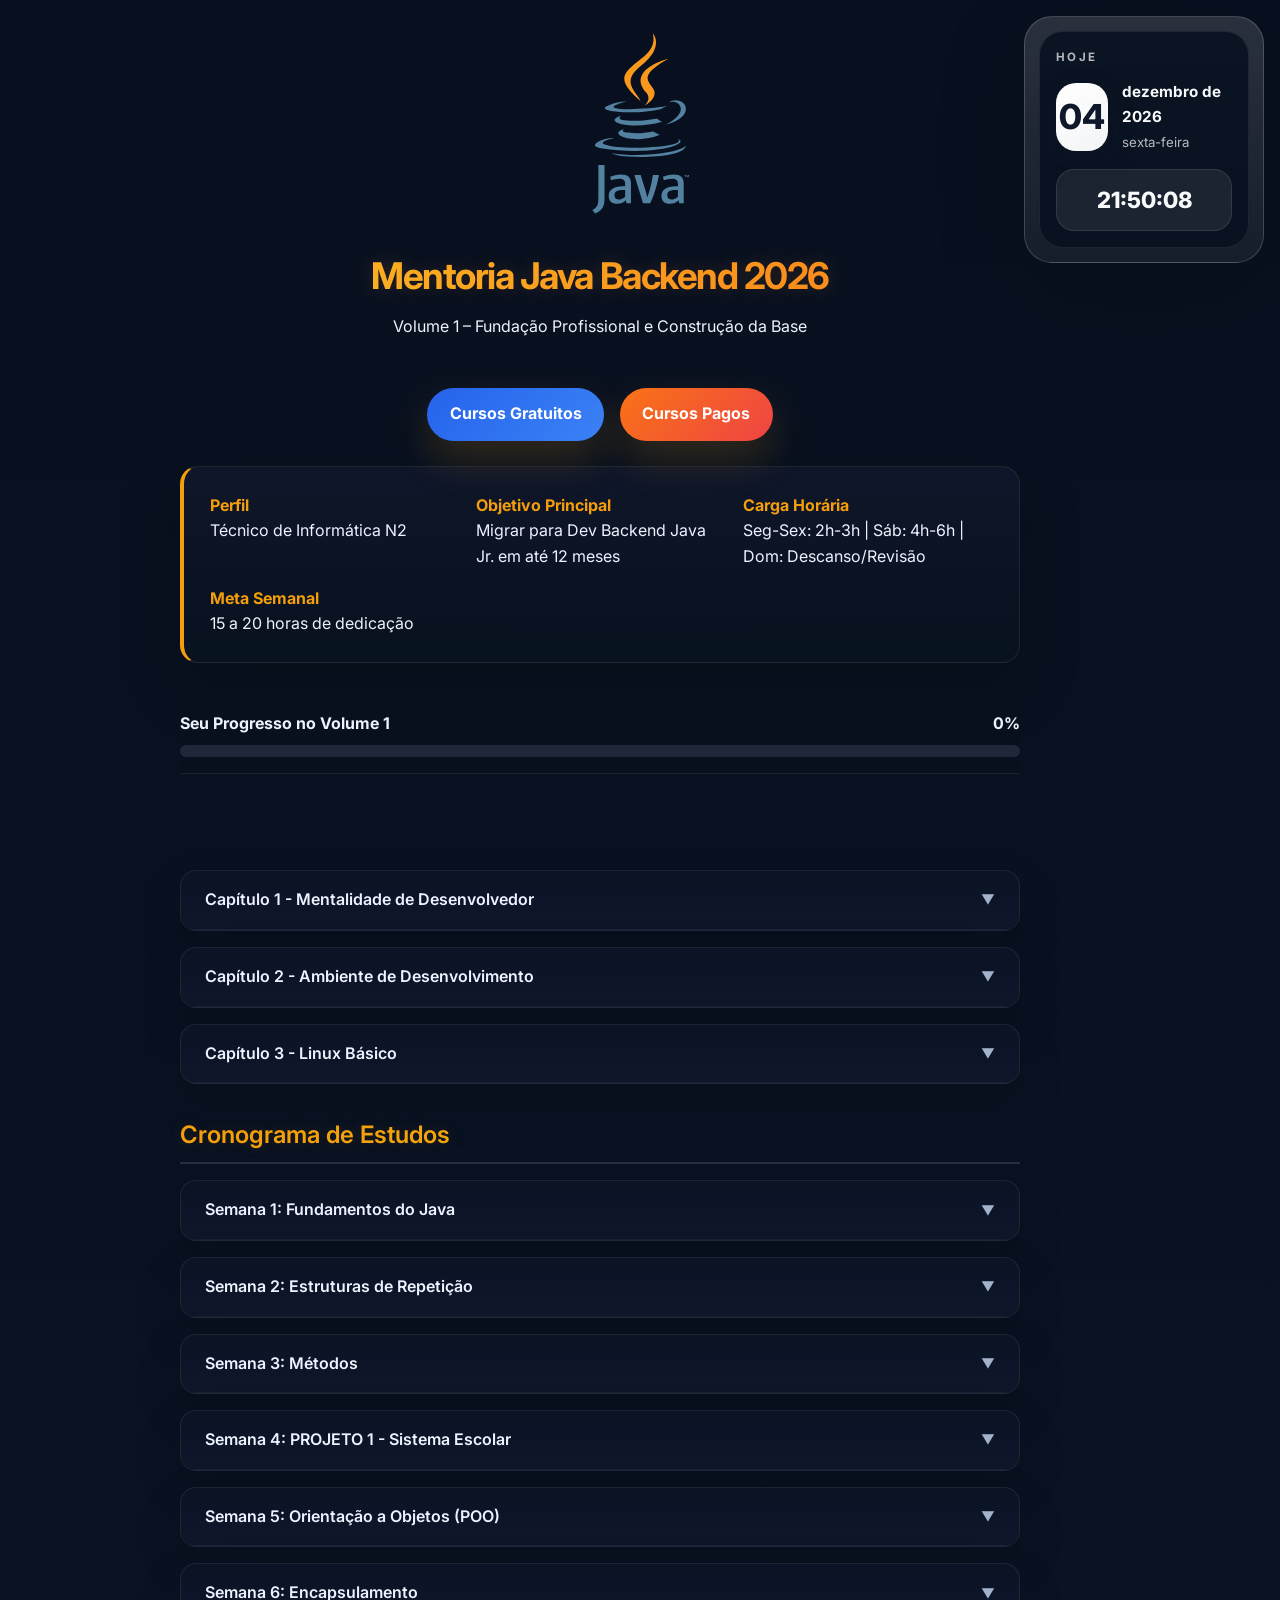
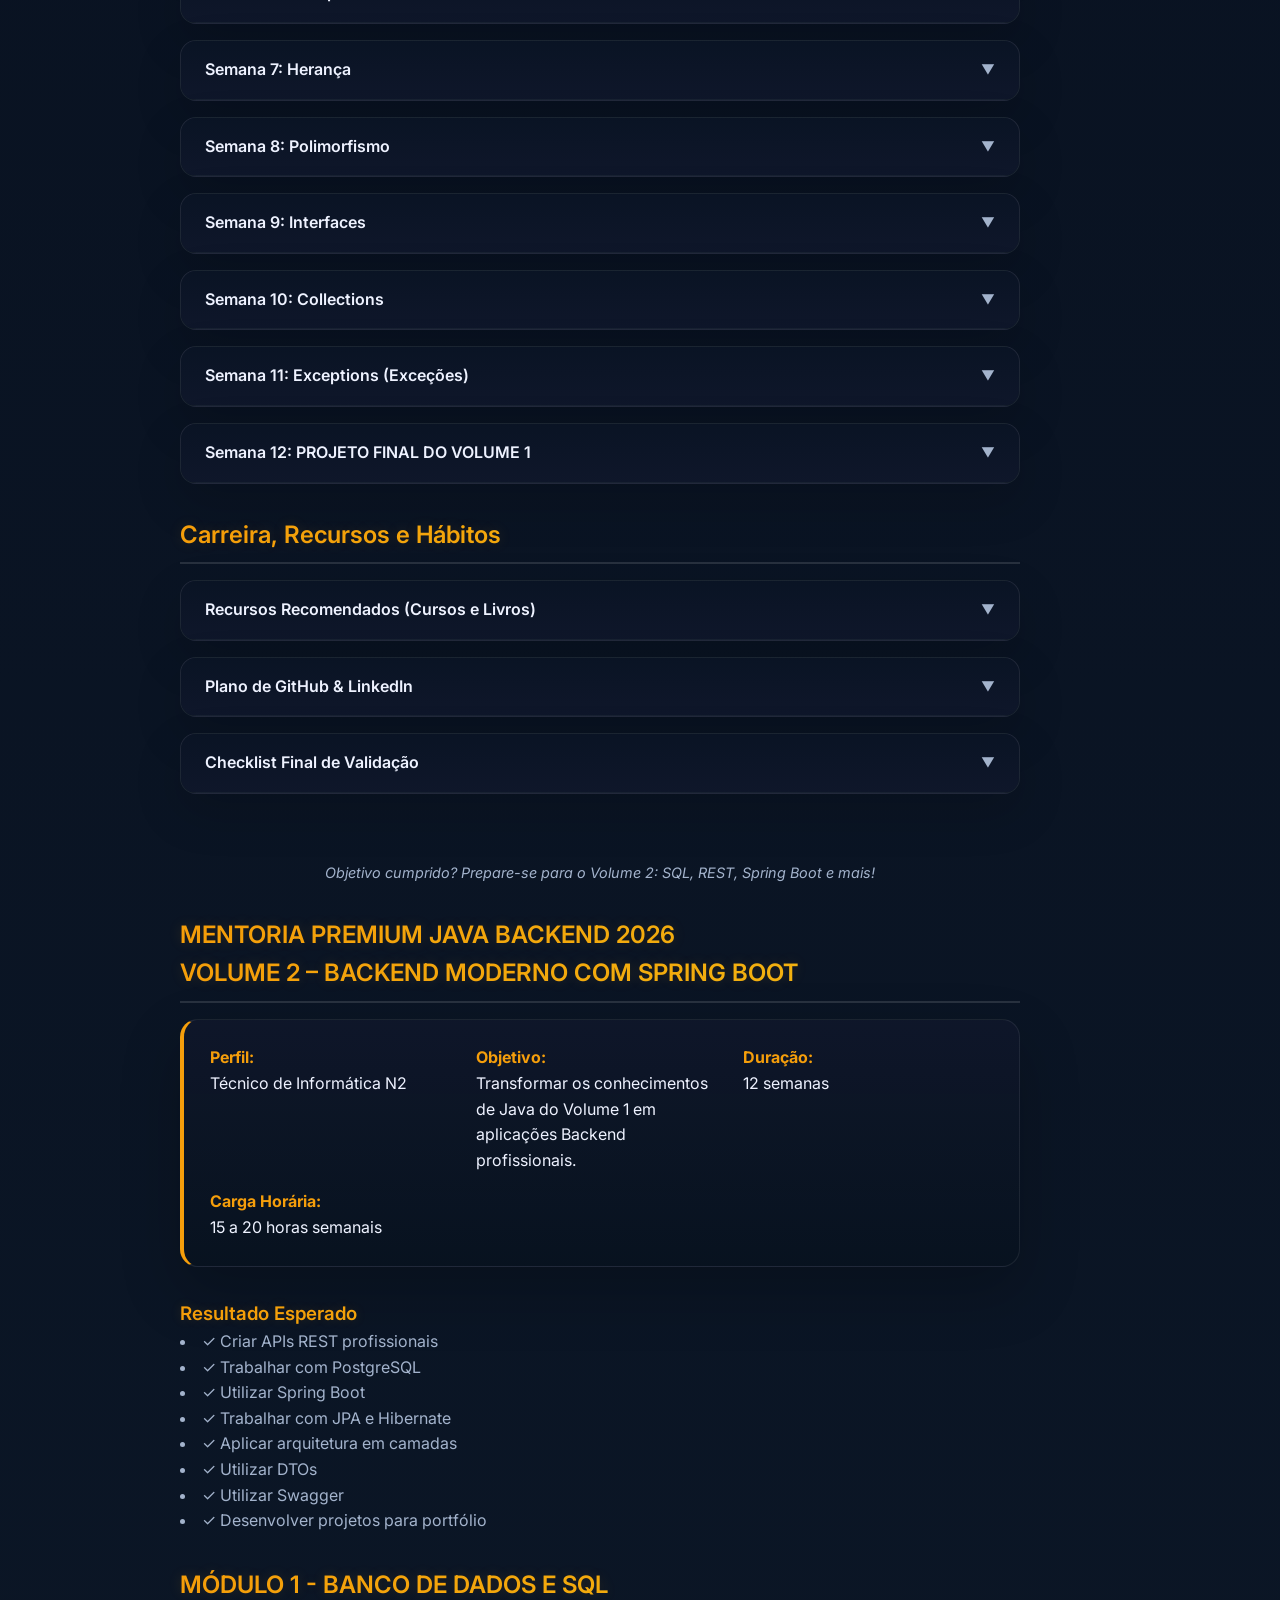
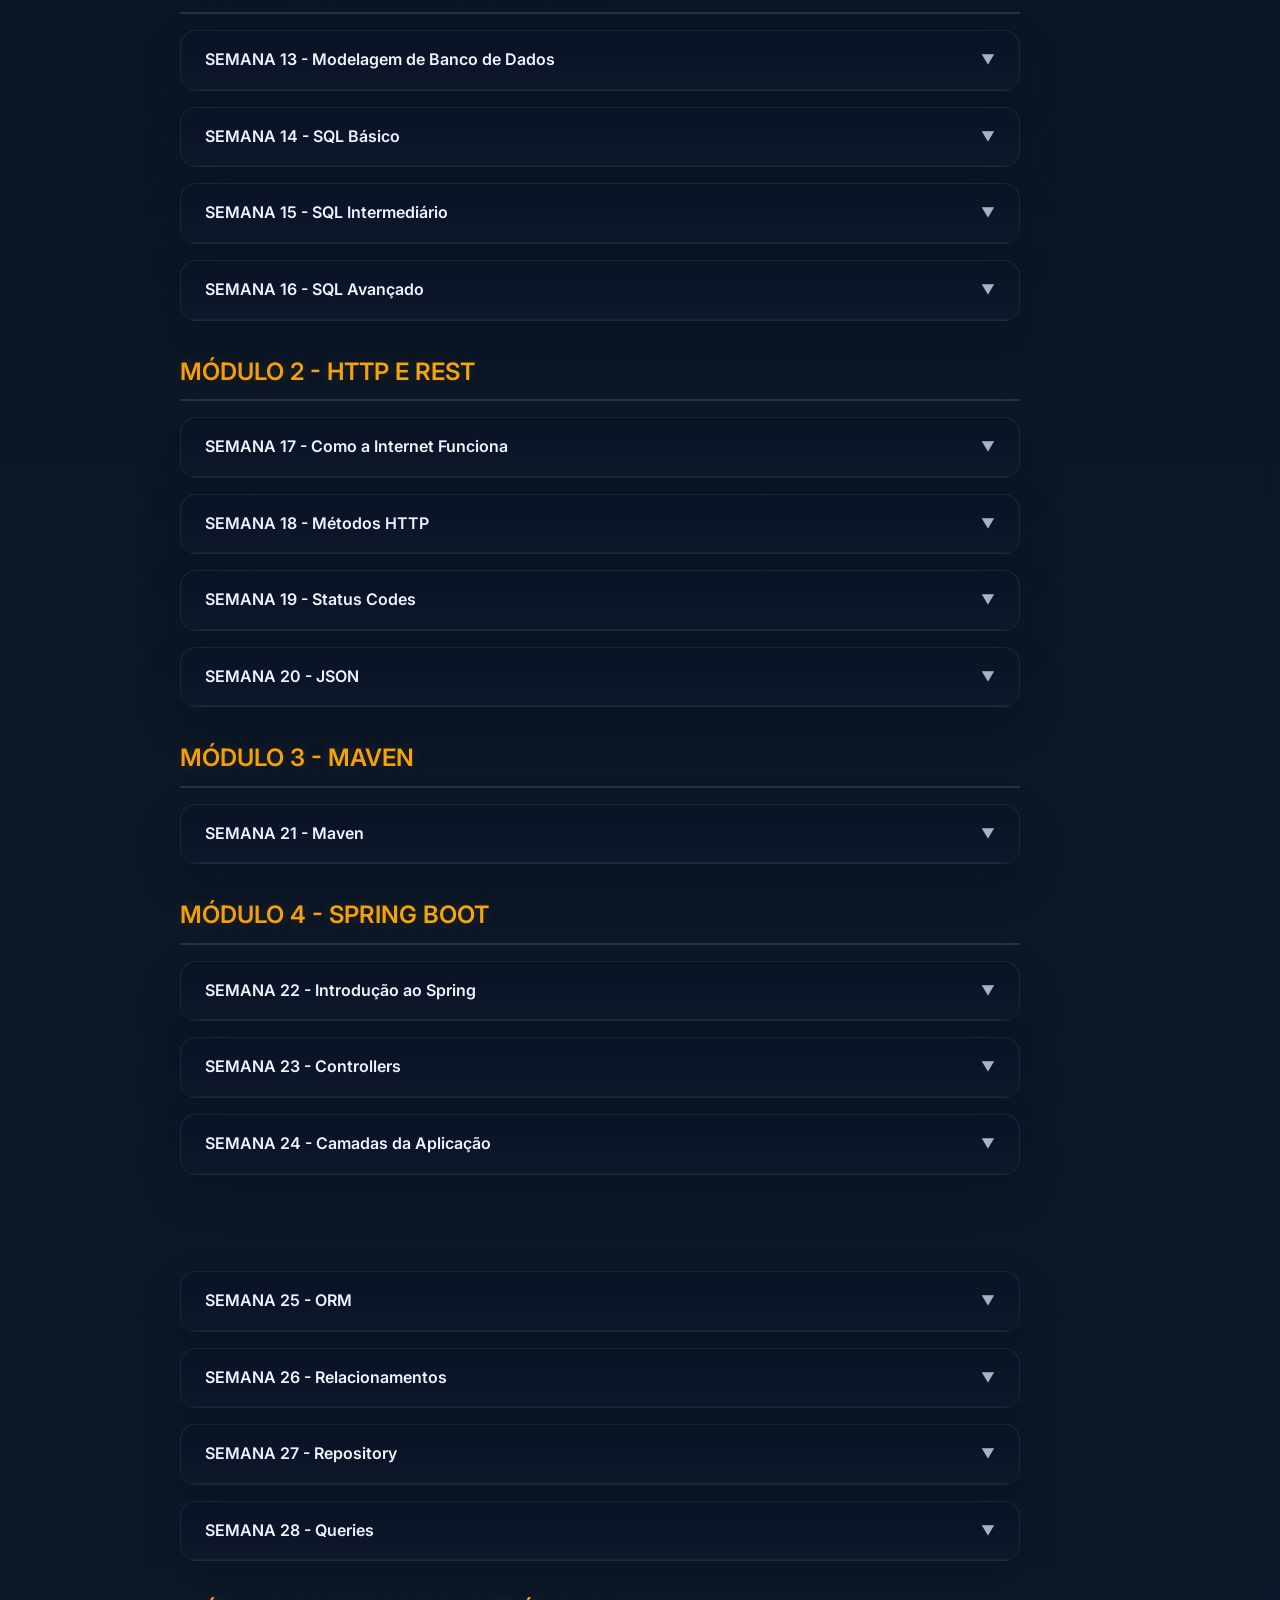
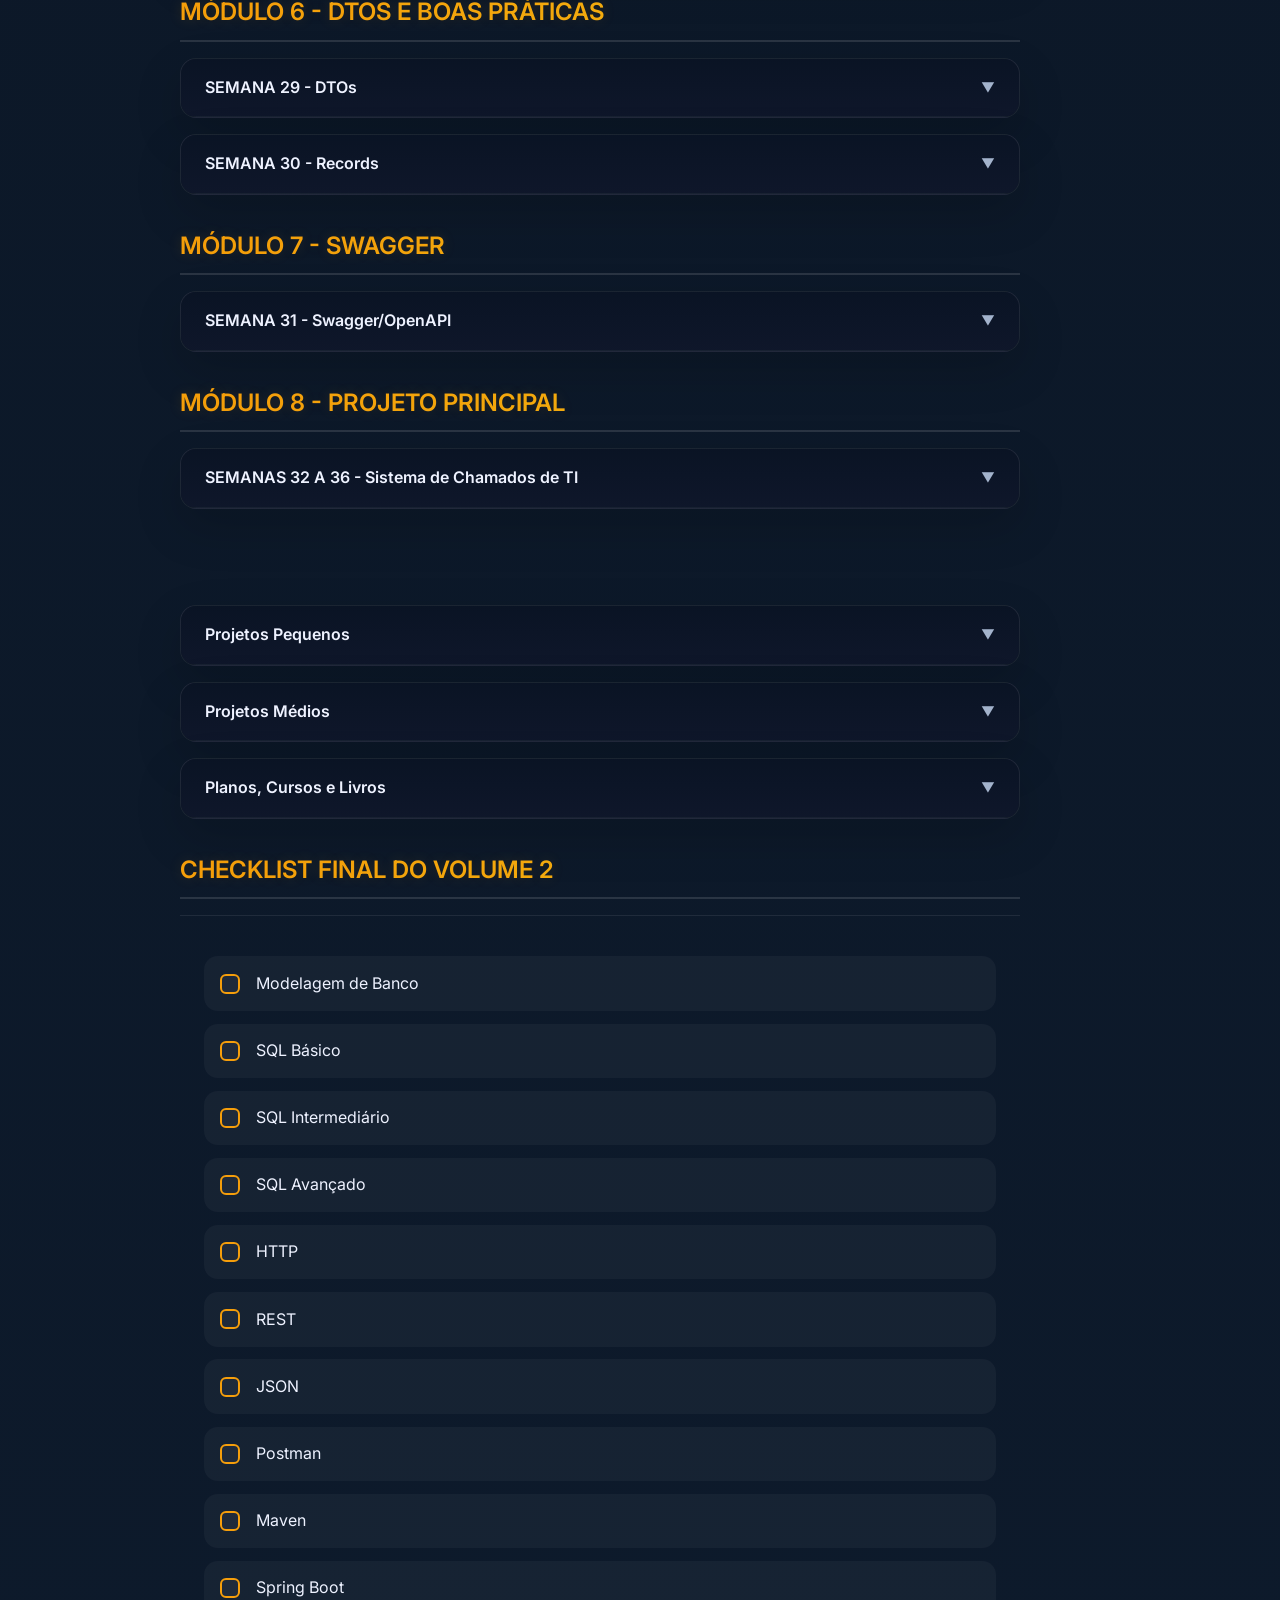
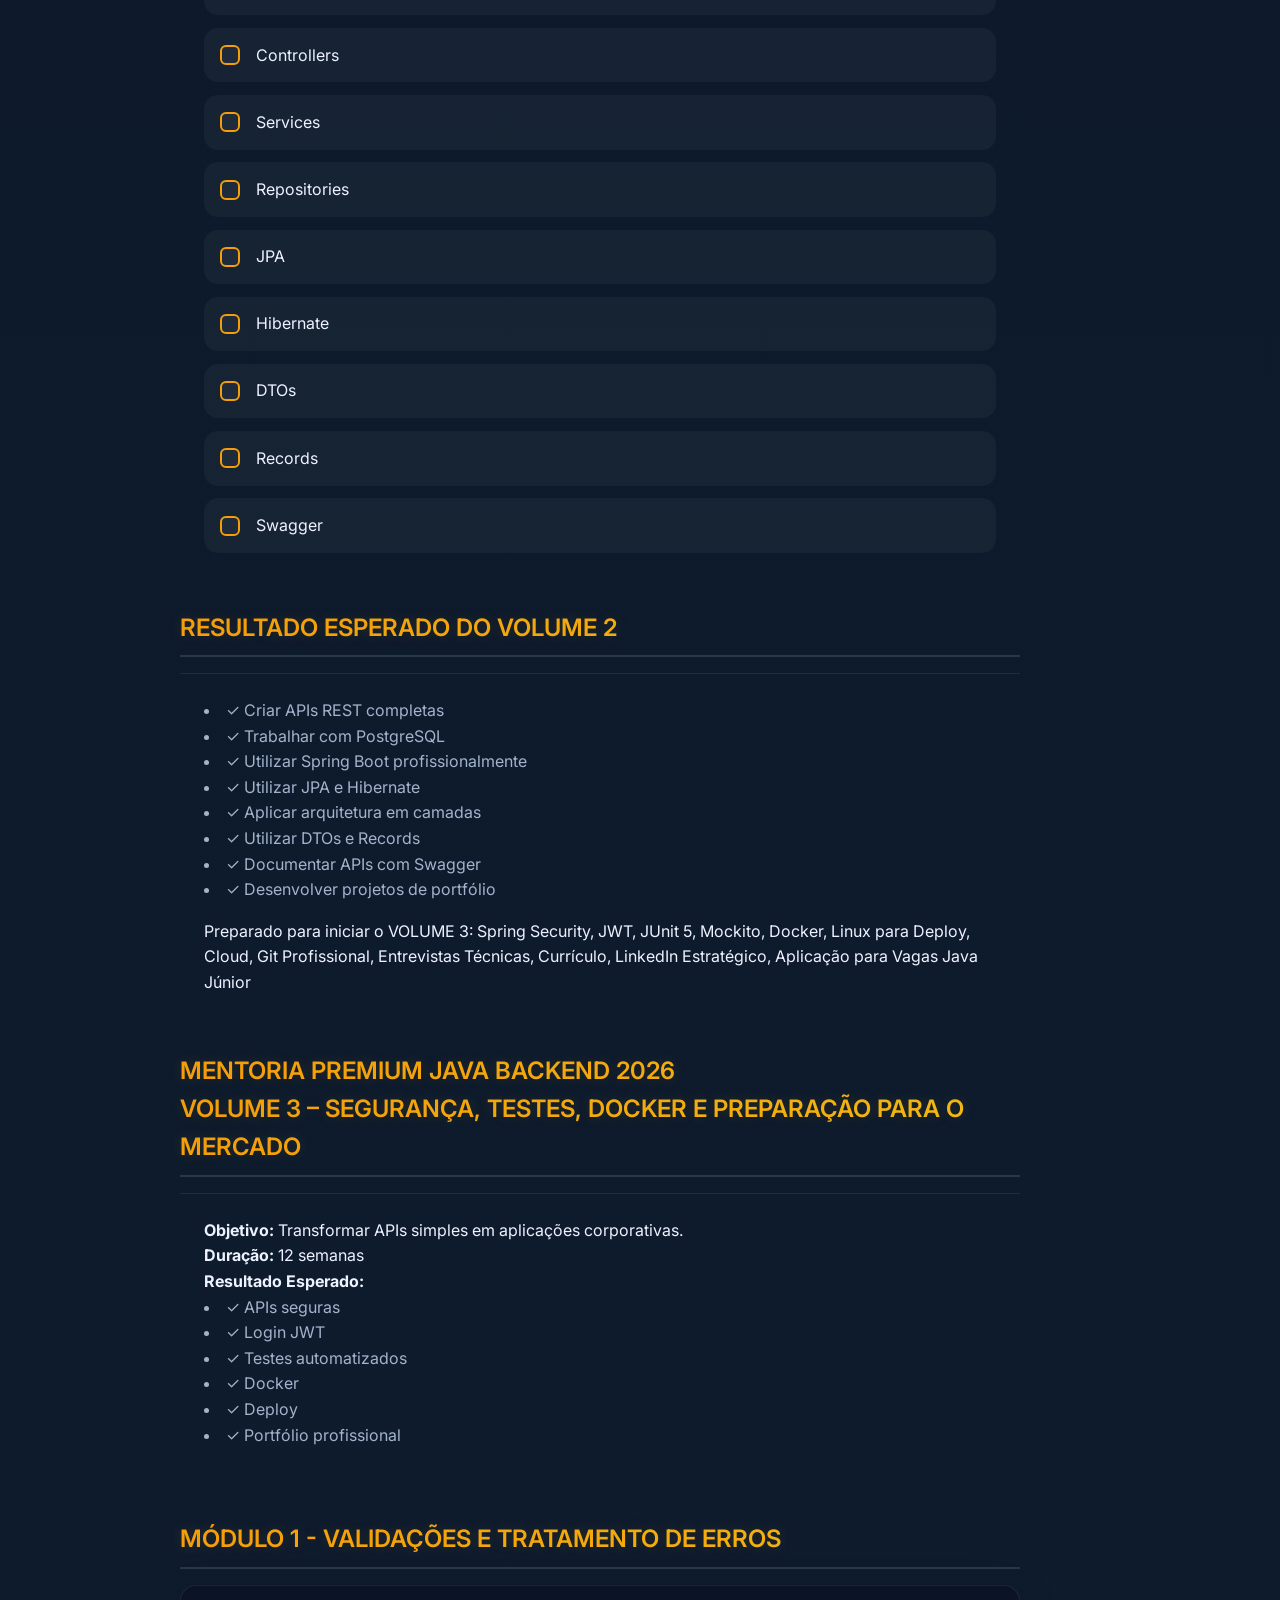
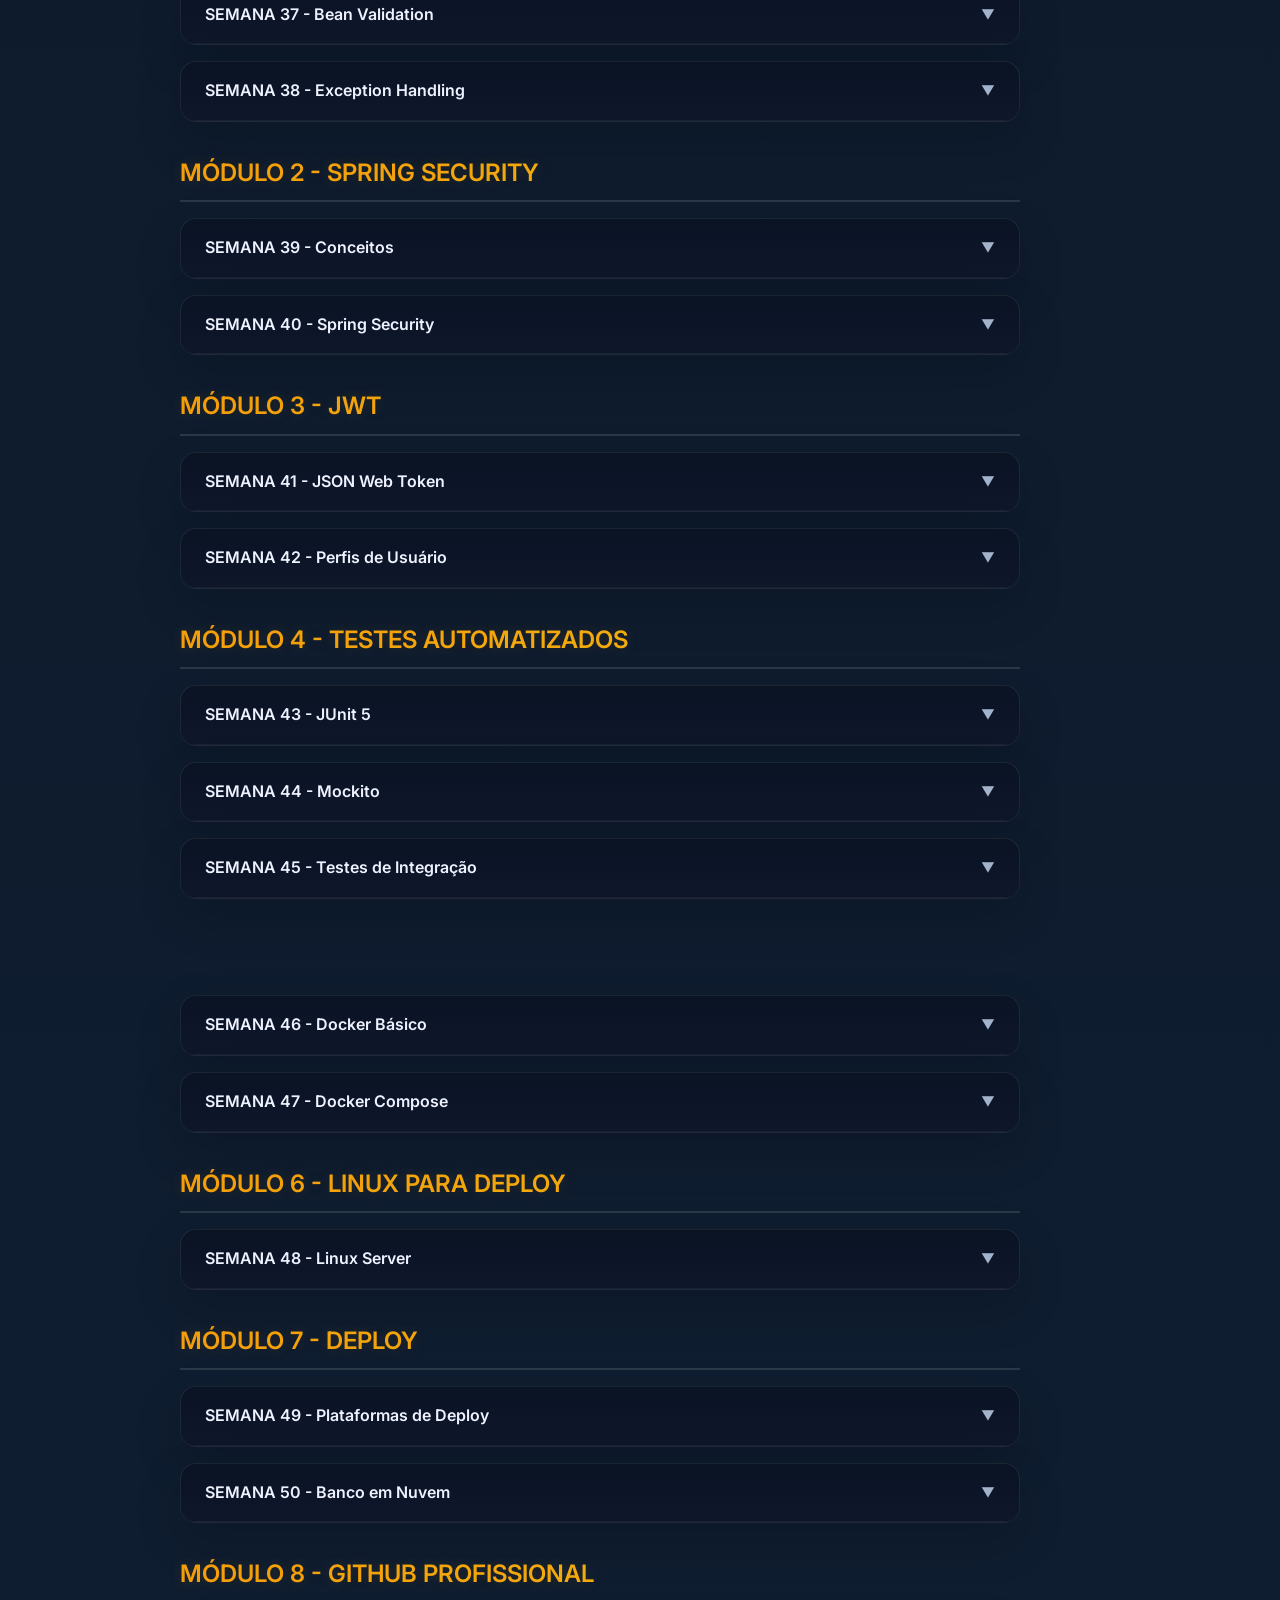
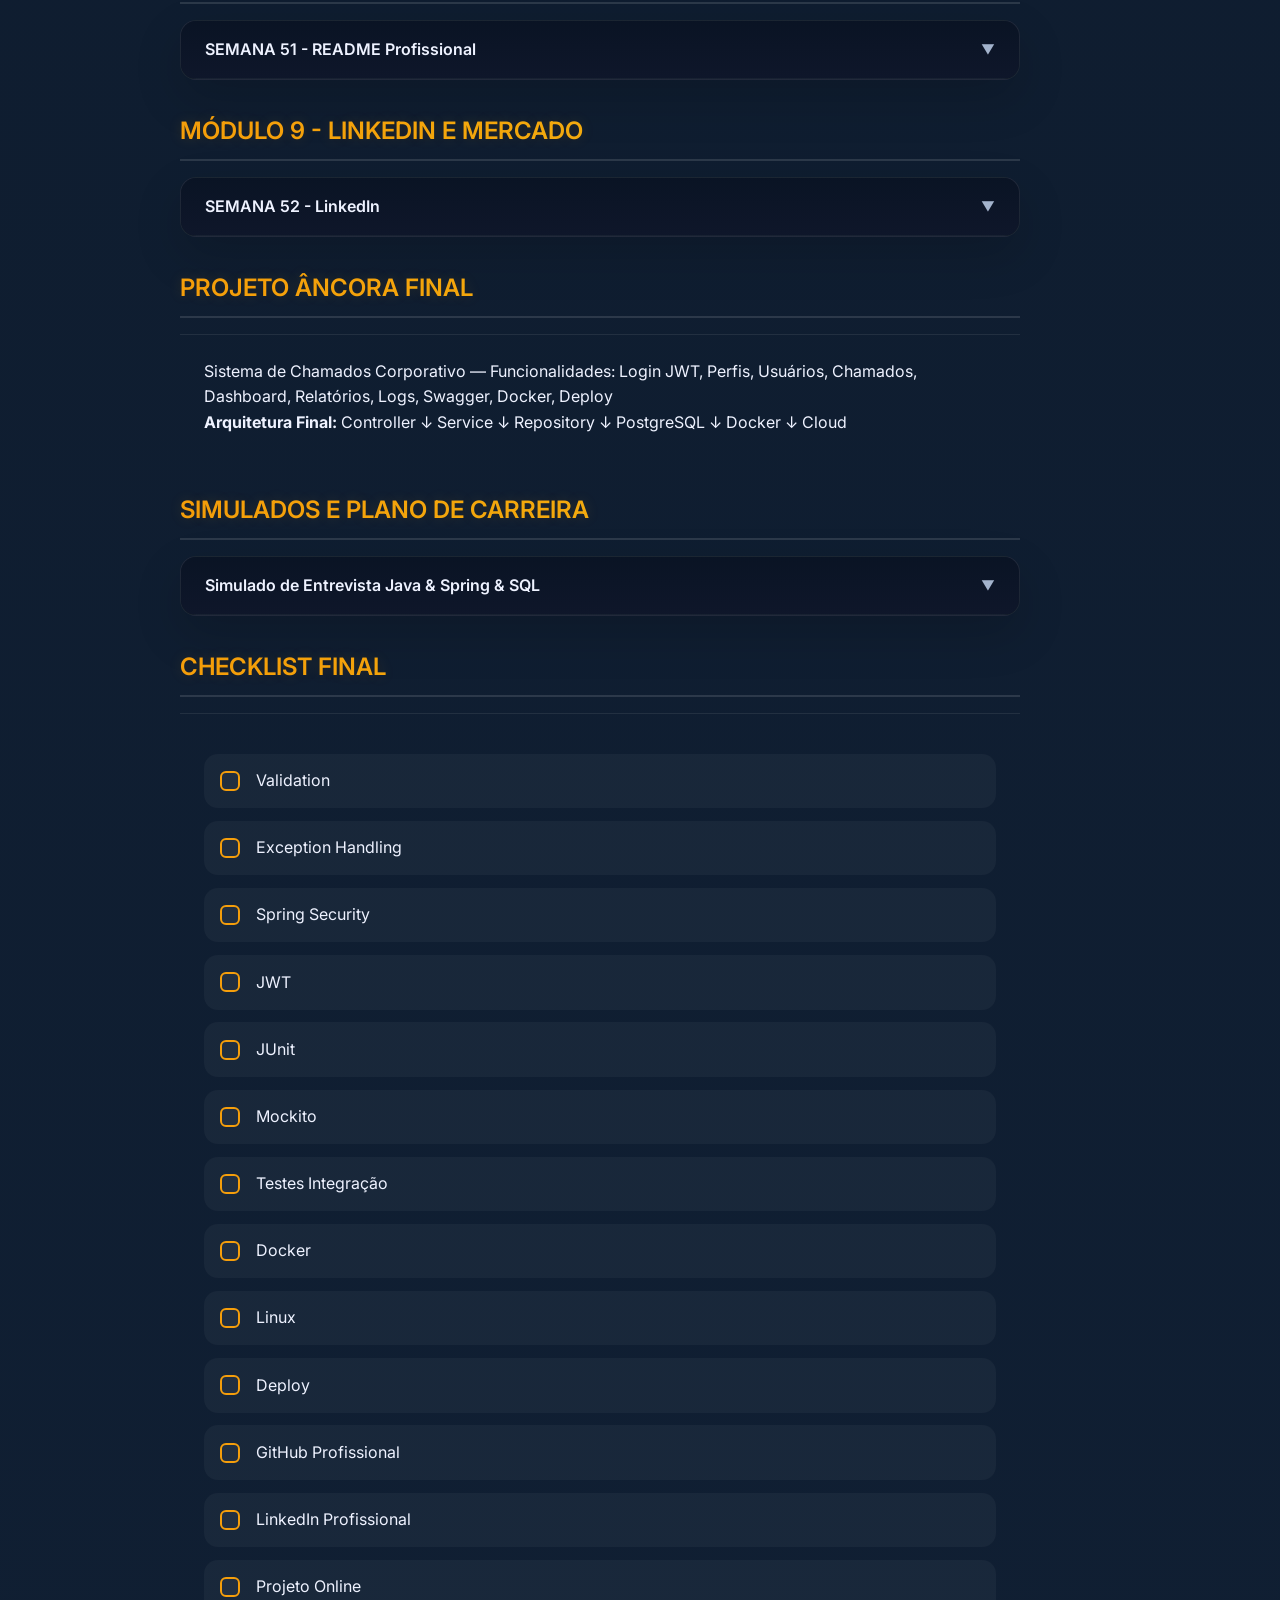
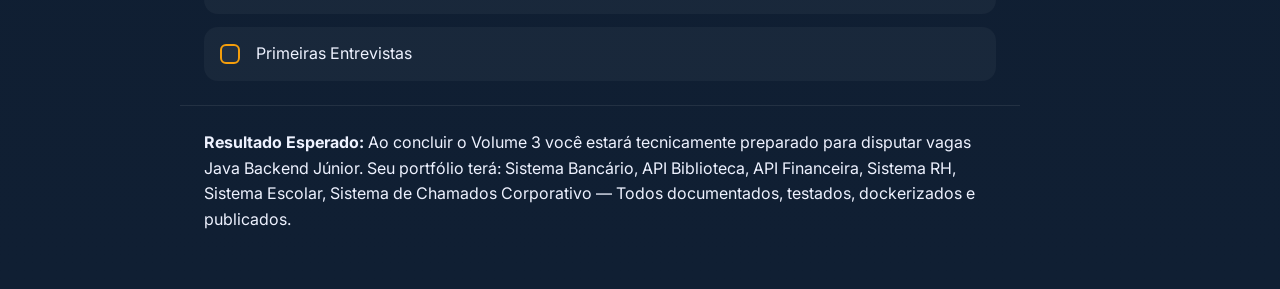
<file: index.html>
<!doctype html>
<html lang="pt-BR">
  <head>
    <meta charset="UTF-8" />
    <meta name="viewport" content="width=device-width, initial-scale=1.0" />
    <title>Roadmap: Mentoria Premium Java Backend 2026</title>
    <link rel="stylesheet" href="style.css" />
  </head>
  <body>
    <img src="assets/java-logo.svg" alt="Java Logo" class="logo-java" />
    <div id="calendar-widget" class="calendar-widget">
      <div class="calendar-inner">
        <div class="calendar-label">Hoje</div>
        <div class="calendar-top">
          <div id="calendar-day" class="calendar-day">00</div>
          <div class="calendar-info">
            <div id="calendar-month" class="calendar-month">Junho 2026</div>
            <div id="calendar-weekday" class="calendar-weekday">Segunda-feira</div>
          </div>
        </div>
        <div id="calendar-time" class="calendar-time">00:00:00</div>
      </div>
    </div>
    <div class="container">
      <header>
        <h1>Mentoria Java Backend 2026</h1>
        <p>Volume 1 – Fundação Profissional e Construção da Base</p>
      </header>

      <div class="quick-nav">
        <a class="button-link free" href="cursos.html#gratuitos"
          >Cursos Gratuitos</a
        >
        <a class="button-link paid" href="cursos.html#pagos">Cursos Pagos</a>
      </div>
      <div class="intro-info">
        <div class="info-item">
          <strong>Perfil</strong>
          Técnico de Informática N2
        </div>
        <div class="info-item">
          <strong>Objetivo Principal</strong>
          Migrar para Dev Backend Java Jr. em até 12 meses
        </div>
        <div class="info-item">
          <strong>Carga Horária</strong>
          Seg-Sex: 2h-3h | Sáb: 4h-6h | Dom: Descanso/Revisão
        </div>
        <div class="info-item">
          <strong>Meta Semanal</strong>
          15 a 20 horas de dedicação
        </div>
      </div>

      <div class="progress-container">
        <div class="progress-header">
          <span>Seu Progresso no Volume 1</span>
          <span id="progress-text">0%</span>
        </div>
        <div class="progress-bar-bg">
          <div class="progress-bar-fill" id="progress-fill"></div>
        </div>
      </div>

      <h2 class="section-title">Capítulos Iniciais</h2>

      <details>
        <summary>Capítulo 1 - Mentalidade de Desenvolvedor</summary>
        <div class="details-content">
          <p>
            <strong>Maior erro:</strong> Comprar vários cursos, assistir muitas
            aulas e não praticar.
          </p>
          <p><strong>Método Correto:</strong> 20% Teoria / 80% Prática.</p>
          <div class="task-list">
            <label class="task-item">
              <input type="checkbox" class="progress-cb" />
              <span class="task-text"
                >Compreendi e aplicarei a regra 20/80 (ex: 36min teoria, 2h24min
                prática)</span
              >
            </label>
          </div>
        </div>
      </details>

      <details>
        <summary>Capítulo 2 - Ambiente de Desenvolvimento</summary>
        <div class="details-content">
          <p>Objetivo: Ter ambiente profissional desde o primeiro dia.</p>
          <div class="task-list">
            <label class="task-item"
              ><input type="checkbox" class="progress-cb" /><span
                class="task-text"
                >Instalar Java 21 LTS</span
              ></label
            >
            <label class="task-item"
              ><input type="checkbox" class="progress-cb" /><span
                class="task-text"
                >Instalar IntelliJ IDEA</span
              ></label
            >
            <label class="task-item"
              ><input type="checkbox" class="progress-cb" /><span
                class="task-text"
                >Instalar e configurar Git</span
              ></label
            >
            <label class="task-item"
              ><input type="checkbox" class="progress-cb" /><span
                class="task-text"
                >Criar conta no GitHub</span
              ></label
            >
            <label class="task-item"
              ><input type="checkbox" class="progress-cb" /><span
                class="task-text"
                >Instalar PostgreSQL</span
              ></label
            >
            <label class="task-item"
              ><input type="checkbox" class="progress-cb" /><span
                class="task-text"
                >Instalar Docker Desktop</span
              ></label
            >
            <label class="task-item"
              ><input type="checkbox" class="progress-cb" /><span
                class="task-text"
                >Instalar DBeaver</span
              ></label
            >
            <label class="task-item"
              ><input type="checkbox" class="progress-cb" /><span
                class="task-text"
                >Instalar Postman</span
              ></label
            >
            <label class="task-item"
              ><input type="checkbox" class="progress-cb" /><span
                class="task-text"
                >Configurar Ubuntu WSL</span
              ></label
            >
          </div>
        </div>
      </details>

      <details>
        <summary>Capítulo 3 - Linux Básico</summary>
        <div class="details-content">
          <p>
            Objetivo: Parar de depender apenas da interface gráfica. Utilizar
            terminal diariamente.
          </p>
          <div class="task-list">
            <label class="task-item"
              ><input type="checkbox" class="progress-cb" /><span
                class="task-text"
                >Dominar pwd, ls, cd, mkdir, touch</span
              ></label
            >
            <label class="task-item"
              ><input type="checkbox" class="progress-cb" /><span
                class="task-text"
                >Dominar rm, cp, mv, cat, grep</span
              ></label
            >
          </div>
        </div>
      </details>

      <h2 class="section-title">Cronograma de Estudos</h2>

      <details>
        <summary>Semana 1: Fundamentos do Java</summary>
        <div class="details-content">
          <div class="task-list">
            <label class="task-item"
              ><input type="checkbox" class="progress-cb" /><span
                class="task-text"
                >Dia 1: O que é Java, JVM, JDK, JRE + Exercício Olá Mundo</span
              ></label
            >
            <label class="task-item"
              ><input type="checkbox" class="progress-cb" /><span
                class="task-text"
                >Dia 2: Variáveis (int, double, String, boolean) + 20
                Exercícios</span
              ></label
            >
            <label class="task-item"
              ><input type="checkbox" class="progress-cb" /><span
                class="task-text"
                >Dia 3: Operadores (+ - * / %)
                <span class="badge project">Projeto: Calculadora</span></span
              ></label
            >
            <label class="task-item"
              ><input type="checkbox" class="progress-cb" /><span
                class="task-text"
                >Dia 4: Estruturas Condicionais (if/else)
                <span class="badge project"
                  >Projeto: Validador de Idade</span
                ></span
              ></label
            >
            <label class="task-item"
              ><input type="checkbox" class="progress-cb" /><span
                class="task-text"
                >Dia 5: Switch
                <span class="badge project"
                  >Projeto: Menu Interativo</span
                ></span
              ></label
            >
            <label class="task-item"
              ><input type="checkbox" class="progress-cb" /><span
                class="task-text"
                >Dia 6: Revisão e Publicação no GitHub</span
              ></label
            >
          </div>
        </div>
      </details>

      <details>
        <summary>Semana 2: Estruturas de Repetição</summary>
        <div class="details-content">
          <div class="task-list">
            <label class="task-item"
              ><input type="checkbox" class="progress-cb" /><span
                class="task-text"
                >Dominar for, while, do while</span
              ></label
            >
            <label class="task-item"
              ><input type="checkbox" class="progress-cb" /><span
                class="task-text"
                >Projeto 1: Tabuada
                <span class="badge project">Projeto</span></span
              ></label
            >
            <label class="task-item"
              ><input type="checkbox" class="progress-cb" /><span
                class="task-text"
                >Projeto 2: Gerador de Senhas
                <span class="badge project">Projeto</span></span
              ></label
            >
            <label class="task-item"
              ><input type="checkbox" class="progress-cb" /><span
                class="task-text"
                >Projeto 3: Calculadora de Juros
                <span class="badge project">Projeto</span></span
              ></label
            >
            <label class="task-item"
              ><input type="checkbox" class="progress-cb" /><span
                class="task-text"
                >Meta: Concluir 30 exercícios de fixação</span
              ></label
            >
          </div>
        </div>
      </details>

      <details>
        <summary>Semana 3: Métodos</summary>
        <div class="details-content">
          <div class="task-list">
            <label class="task-item"
              ><input type="checkbox" class="progress-cb" /><span
                class="task-text"
                >Aprender: Parâmetros, Retorno e Escopo</span
              ></label
            >
            <label class="task-item"
              ><input type="checkbox" class="progress-cb" /><span
                class="task-text"
                >Criar Calculadora Modular
                <span class="badge project">Projeto</span></span
              ></label
            >
            <label class="task-item"
              ><input type="checkbox" class="progress-cb" /><span
                class="task-text"
                >Meta: Criar todas as operações usando métodos</span
              ></label
            >
          </div>
        </div>
      </details>

      <details>
        <summary>Semana 4: PROJETO 1 - Sistema Escolar</summary>
        <div class="details-content">
          <p>
            Funcionalidades: Nome do aluno, Nota 1, Nota 2, Média, Situação.
            Extras: Recuperação e Ranking.
          </p>
          <div class="task-list">
            <label class="task-item"
              ><input type="checkbox" class="progress-cb" /><span
                class="task-text"
                >Desenvolver Sistema Escolar Base</span
              ></label
            >
            <label class="task-item"
              ><input type="checkbox" class="progress-cb" /><span
                class="task-text"
                >Implementar Extras (Recuperação/Ranking)</span
              ></label
            >
            <label class="task-item"
              ><input type="checkbox" class="progress-cb" /><span
                class="task-text"
                >Publicar no GitHub obrigatoriamente
                <span class="badge alert">Obrigatório</span></span
              ></label
            >
          </div>
        </div>
      </details>

      <details>
        <summary>Semana 5: Orientação a Objetos (POO)</summary>
        <div class="details-content">
          <div class="task-list">
            <label class="task-item"
              ><input type="checkbox" class="progress-cb" /><span
                class="task-text"
                >Entender conceitos de Classe e Objeto</span
              ></label
            >
            <label class="task-item"
              ><input type="checkbox" class="progress-cb" /><span
                class="task-text"
                >Projeto: Cadastro de Pessoas (Nome, CPF, Telefone)
                <span class="badge project">Projeto</span></span
              ></label
            >
          </div>
        </div>
      </details>

      <details>
        <summary>Semana 6: Encapsulamento</summary>
        <div class="details-content">
          <div class="task-list">
            <label class="task-item"
              ><input type="checkbox" class="progress-cb" /><span
                class="task-text"
                >Dominar modificadores private e public</span
              ></label
            >
            <label class="task-item"
              ><input type="checkbox" class="progress-cb" /><span
                class="task-text"
                >Dominar Getters e Setters</span
              ></label
            >
            <label class="task-item"
              ><input type="checkbox" class="progress-cb" /><span
                class="task-text"
                >Projeto: Cadastro de Clientes
                <span class="badge project">Projeto</span></span
              ></label
            >
          </div>
        </div>
      </details>

      <details>
        <summary>Semana 7: Herança</summary>
        <div class="details-content">
          <div class="task-list">
            <label class="task-item"
              ><input type="checkbox" class="progress-cb" /><span
                class="task-text"
                >Aprender o conceito de Herança em Java</span
              ></label
            >
            <label class="task-item"
              ><input type="checkbox" class="progress-cb" /><span
                class="task-text"
                >Projeto: Sistema de Veículos (Veiculo, Carro, Moto, Caminhao)
                <span class="badge project">Projeto</span></span
              ></label
            >
          </div>
        </div>
      </details>

      <details>
        <summary>Semana 8: Polimorfismo</summary>
        <div class="details-content">
          <div class="task-list">
            <label class="task-item"
              ><input type="checkbox" class="progress-cb" /><span
                class="task-text"
                >Aprender o conceito de Polimorfismo</span
              ></label
            >
            <label class="task-item"
              ><input type="checkbox" class="progress-cb" /><span
                class="task-text"
                >Projeto: Sistema RH (Funcionário, Gerente, Diretor com bônus
                diferentes) <span class="badge project">Projeto</span></span
              ></label
            >
          </div>
        </div>
      </details>

      <details>
        <summary>Semana 9: Interfaces</summary>
        <div class="details-content">
          <div class="task-list">
            <label class="task-item"
              ><input type="checkbox" class="progress-cb" /><span
                class="task-text"
                >Aprender uso de Interfaces e Contratos</span
              ></label
            >
            <label class="task-item"
              ><input type="checkbox" class="progress-cb" /><span
                class="task-text"
                >Projeto: Sistema de Pagamentos (Pix, Cartão, Boleto)
                <span class="badge project">Projeto</span></span
              ></label
            >
          </div>
        </div>
      </details>

      <details>
        <summary>Semana 10: Collections</summary>
        <div class="details-content">
          <div class="task-list">
            <label class="task-item"
              ><input type="checkbox" class="progress-cb" /><span
                class="task-text"
                >Aprender ArrayList, HashSet e HashMap</span
              ></label
            >
            <label class="task-item"
              ><input type="checkbox" class="progress-cb" /><span
                class="task-text"
                >Projeto: Agenda Telefônica (Cadastrar, Buscar, Excluir, Listar)
                <span class="badge project">Projeto</span></span
              ></label
            >
          </div>
        </div>
      </details>

      <details>
        <summary>Semana 11: Exceptions (Exceções)</summary>
        <div class="details-content">
          <div class="task-list">
            <label class="task-item"
              ><input type="checkbox" class="progress-cb" /><span
                class="task-text"
                >Aprender try, catch, finally, throw</span
              ></label
            >
            <label class="task-item"
              ><input type="checkbox" class="progress-cb" /><span
                class="task-text"
                >Projeto: Caixa Eletrônico (Validar saldo, valor, conta)
                <span class="badge project">Projeto</span></span
              ></label
            >
          </div>
        </div>
      </details>

      <details>
        <summary>Semana 12: PROJETO FINAL DO VOLUME 1</summary>
        <div class="details-content">
          <p><strong>Sistema Bancário Completo</strong></p>
          <h4>Requisitos Funcionais</h4>
          <ul>
            <li>Cadastro de Usuários e Contas</li>
            <li>Depósitos, Saques e Transferências</li>
            <li>Extrato, Consulta de Saldo e Histórico</li>
          </ul>
          <h4>Estrutura de Pastas Exigida</h4>
          <ul>
            <li>src/ (model, service, repository, util, main)</li>
          </ul>
          <div class="task-list">
            <label class="task-item"
              ><input type="checkbox" class="progress-cb" /><span
                class="task-text"
                >Implementar Estrutura do Projeto</span
              ></label
            >
            <label class="task-item"
              ><input type="checkbox" class="progress-cb" /><span
                class="task-text"
                >Implementar Requisitos Funcionais</span
              ></label
            >
            <label class="task-item"
              ><input type="checkbox" class="progress-cb" /><span
                class="task-text"
                >Utilizar POO, Collections e Exceptions</span
              ></label
            >
            <label class="task-item"
              ><input type="checkbox" class="progress-cb" /><span
                class="task-text"
                >Documentar e publicar no GitHub</span
              ></label
            >
          </div>
        </div>
      </details>

      <h2 class="section-title">Carreira, Recursos e Hábitos</h2>

      <details>
        <summary>Recursos Recomendados (Cursos e Livros)</summary>
        <div class="details-content">
          <h4>Cursos Gratuitos</h4>
          <ul>
            <li>Java: DevDojo, Curso em Vídeo, Loiane Groner</li>
            <li>Linux: Boson Treinamentos</li>
            <li>Git: Curso em Vídeo Git</li>
          </ul>
          <h4>Cursos Pagos</h4>
          <ul>
            <li>Java Completo - Nelio Alves</li>
            <li>Spring Boot Expert</li>
            <li>Docker e PostgreSQL para Desenvolvedores</li>
            <li>Linux Essentials</li>
          </ul>
          <h4>Livros</h4>
          <ul>
            <li><strong>Obrigatórios:</strong> Effective Java, Clean Code</li>
            <li>
              <strong>Recomendados:</strong> Clean Architecture, Refactoring,
              The Pragmatic Programmer
            </li>
          </ul>
        </div>
      </details>

      <details>
        <summary>Plano de GitHub & LinkedIn</summary>
        <div class="details-content">
          <div class="task-list">
            <label class="task-item"
              ><input type="checkbox" class="progress-cb" /><span
                class="task-text"
                >GitHub: Todo projeto tem README (Descrição, Tecnologias, Como
                rodar, Prints, Arquitetura)</span
              ></label
            >
            <label class="task-item"
              ><input type="checkbox" class="progress-cb" /><span
                class="task-text"
                >LinkedIn: Postar semanalmente (Ex: "Hoje aprendi Collections",
                "Finalizei sistema bancário")</span
              ></label
            >
          </div>
        </div>
      </details>

      <details>
        <summary>Checklist Final de Validação</summary>
        <div class="details-content">
          <p>
            Marque aqui ao concluir o volume inteiro para certificar-se de que
            nada ficou para trás.
          </p>
          <div class="task-list">
            <label class="task-item"
              ><input type="checkbox" class="progress-cb" /><span
                class="task-text"
                >Java Básico (Variáveis, Operadores, Condicionais, Laços,
                Métodos)</span
              ></label
            >
            <label class="task-item"
              ><input type="checkbox" class="progress-cb" /><span
                class="task-text"
                >POO (Encapsulamento, Herança, Polimorfismo, Interfaces)</span
              ></label
            >
            <label class="task-item"
              ><input type="checkbox" class="progress-cb" /><span
                class="task-text"
                >Estruturas Avançadas (Collections, Exceptions)</span
              ></label
            >
            <label class="task-item"
              ><input type="checkbox" class="progress-cb" /><span
                class="task-text"
                >Ferramentas (Git, GitHub, Linux Básico)</span
              ></label
            >
            <label class="task-item"
              ><input type="checkbox" class="progress-cb" /><span
                class="task-text"
                >Projetos Maiores Feitos (Sistema Escolar, Agenda, Sistema
                Bancário)</span
              ></label
            >
            <label class="task-item"
              ><input type="checkbox" class="progress-cb" /><span
                class="task-text"
                >Consigo criar programas sozinho e modelar classes sem copiar
                código</span
              ></label
            >
          </div>
        </div>
      </details>

      <br /><br />
      <div
        style="text-align: center; color: var(--text-muted); font-size: 0.9rem"
      >
        <em
          >Objetivo cumprido? Prepare-se para o Volume 2: SQL, REST, Spring Boot
          e mais!</em
        >
      </div>

      <h2 class="section-title">
        MENTORIA PREMIUM JAVA BACKEND 2026 <br />VOLUME 2 – BACKEND MODERNO COM
        SPRING BOOT
      </h2>

      <div class="intro-info">
        <div class="info-item">
          <strong>Perfil:</strong>
          Técnico de Informática N2
        </div>
        <div class="info-item">
          <strong>Objetivo:</strong>
          Transformar os conhecimentos de Java do Volume 1 em aplicações Backend
          profissionais.
        </div>
        <div class="info-item">
          <strong>Duração:</strong>
          12 semanas
        </div>
        <div class="info-item">
          <strong>Carga Horária:</strong>
          15 a 20 horas semanais
        </div>
      </div>

      <h3 class="section-subtitle">Resultado Esperado</h3>
      <ul>
        <li>✓ Criar APIs REST profissionais</li>
        <li>✓ Trabalhar com PostgreSQL</li>
        <li>✓ Utilizar Spring Boot</li>
        <li>✓ Trabalhar com JPA e Hibernate</li>
        <li>✓ Aplicar arquitetura em camadas</li>
        <li>✓ Utilizar DTOs</li>
        <li>✓ Utilizar Swagger</li>
        <li>✓ Desenvolver projetos para portfólio</li>
      </ul>

      <h2 class="section-title">MÓDULO 1 - BANCO DE DADOS E SQL</h2>

      <details>
        <summary>SEMANA 13 - Modelagem de Banco de Dados</summary>
        <div class="details-content">
          <p>Objetivo: Aprender modelagem de banco de dados.</p>
          <p><strong>Conceitos:</strong></p>
          <ul>
            <li>Entidade</li>
            <li>Atributo</li>
            <li>Relacionamento</li>
            <li>Chave Primária</li>
            <li>Chave Estrangeira</li>
          </ul>
          <p>
            <strong>Exercícios - Modelar:</strong> Biblioteca, Sistema Escolar,
            Loja Online
          </p>
          <p>
            <strong>Projeto:</strong> Biblioteca SQL (tabelas: livros, usuarios,
            emprestimos)
          </p>
        </div>
      </details>

      <details>
        <summary>SEMANA 14 - SQL Básico</summary>
        <div class="details-content">
          <p>Aprender: SELECT, INSERT, UPDATE, DELETE</p>
          <p><strong>Meta:</strong> 50 consultas SQL</p>
          <p>
            <strong>Projeto:</strong> Cadastro de Livros (Inserir, Alterar,
            Excluir, Consultar)
          </p>
        </div>
      </details>

      <details>
        <summary>SEMANA 15 - SQL Intermediário</summary>
        <div class="details-content">
          <p>Aprender: INNER JOIN, LEFT JOIN, GROUP BY, HAVING, ORDER BY</p>
          <p><strong>Meta:</strong> 30 consultas envolvendo relacionamentos.</p>
          <p>
            <strong>Projeto:</strong> Sistema Escolar (Alunos, Turmas,
            Professores, Notas)
          </p>
        </div>
      </details>

      <details>
        <summary>SEMANA 16 - SQL Avançado</summary>
        <div class="details-content">
          <p>Aprender: Subqueries, Views, Indexes, Funções Agregadas</p>
          <p>
            <strong>Projeto:</strong> Dashboard Financeiro (Receitas, Despesas,
            Relatórios)
          </p>
        </div>
      </details>

      <h2 class="section-title">MÓDULO 2 - HTTP E REST</h2>

      <details>
        <summary>SEMANA 17 - Como a Internet Funciona</summary>
        <div class="details-content">
          <p>
            Aprender: Cliente, Servidor, Request, Response, DNS, HTTPS, Cookies,
            Headers
          </p>
          <p><strong>Meta:</strong> Entender comunicação cliente-servidor.</p>
        </div>
      </details>

      <details>
        <summary>SEMANA 18 - Métodos HTTP</summary>
        <div class="details-content">
          <p>Aprender: GET, POST, PUT, PATCH, DELETE</p>
          <p>
            <strong>Projeto:</strong> API Simulada (endpoints: /usuarios,
            /produtos, /pedidos)
          </p>
        </div>
      </details>

      <details>
        <summary>SEMANA 19 - Status Codes</summary>
        <div class="details-content">
          <p>200, 201, 204, 400, 401, 403, 404, 500</p>
          <p>
            <strong>Projeto:</strong> Criar respostas corretas para cada
            situação.
          </p>
        </div>
      </details>

      <details>
        <summary>SEMANA 20 - JSON</summary>
        <div class="details-content">
          <p>Aprender: Objetos, Arrays, Serialização, Desserialização</p>
          <p><strong>Ferramenta:</strong> Postman</p>
          <p><strong>Meta:</strong> Consumir APIs públicas.</p>
        </div>
      </details>

      <h2 class="section-title">MÓDULO 3 - MAVEN</h2>

      <details>
        <summary>SEMANA 21 - Maven</summary>
        <div class="details-content">
          <p>Aprender: pom.xml, Dependências, Build, Plugins, Lifecycle</p>
          <p><strong>Meta:</strong> Gerenciar projetos profissionais.</p>
        </div>
      </details>

      <h2 class="section-title">MÓDULO 4 - SPRING BOOT</h2>

      <details>
        <summary>SEMANA 22 - Introdução ao Spring</summary>
        <div class="details-content">
          <p>Aprender: Spring Framework, Spring Boot, IoC, DI, Beans</p>
          <p><strong>Meta:</strong> Compreender o funcionamento do Spring.</p>
        </div>
      </details>

      <details>
        <summary>SEMANA 23 - Controllers</summary>
        <div class="details-content">
          <p>
            Aprender: @RestController, @GetMapping, @PostMapping, @PutMapping,
            @DeleteMapping
          </p>
          <p><strong>Projeto:</strong> API de Produtos</p>
        </div>
      </details>

      <details>
        <summary>SEMANA 24 - Camadas da Aplicação</summary>
        <div class="details-content">
          <p>Controller ↓ Service ↓ Repository ↓ Database</p>
          <p><strong>Projeto:</strong> Refatorar API Produtos.</p>
        </div>
      </details>

      <h2 class="section-title">MÓDULO 5 - JPA E HIBERNATE</h2>

      <details>
        <summary>SEMANA 25 - ORM</summary>
        <div class="details-content">
          <p>Aprender: @Entity, @Table, @Id, @GeneratedValue</p>
          <p><strong>Projeto:</strong> Persistência de Produtos.</p>
        </div>
      </details>

      <details>
        <summary>SEMANA 26 - Relacionamentos</summary>
        <div class="details-content">
          <p>Aprender: @OneToMany, @ManyToOne, @ManyToMany</p>
          <p>
            <strong>Projeto:</strong> Sistema Escolar (Aluno, Curso, Professor)
          </p>
        </div>
      </details>

      <details>
        <summary>SEMANA 27 - Repository</summary>
        <div class="details-content">
          <p>Aprender: JpaRepository, CrudRepository, Métodos derivados</p>
          <p><strong>Projeto:</strong> CRUD completo.</p>
        </div>
      </details>

      <details>
        <summary>SEMANA 28 - Queries</summary>
        <div class="details-content">
          <p>Aprender: JPQL, Native Query</p>
          <p><strong>Projeto:</strong> Filtros avançados.</p>
        </div>
      </details>

      <h2 class="section-title">MÓDULO 6 - DTOS E BOAS PRÁTICAS</h2>

      <details>
        <summary>SEMANA 29 - DTOs</summary>
        <div class="details-content">
          <p>Aprender: UserDTO, ProductDTO, OrderDTO</p>
          <p><strong>Meta:</strong> Nunca expor entidades diretamente.</p>
        </div>
      </details>

      <details>
        <summary>SEMANA 30 - Records</summary>
        <div class="details-content">
          <p>Aprender: Java Records</p>
          <p><strong>Benefícios:</strong> Menos código, Maior legibilidade</p>
          <p><strong>Projeto:</strong> Substituir DTOs tradicionais.</p>
        </div>
      </details>

      <h2 class="section-title">MÓDULO 7 - SWAGGER</h2>

      <details>
        <summary>SEMANA 31 - Swagger/OpenAPI</summary>
        <div class="details-content">
          <p>Aprender: Documentação automática, Endpoints, Schemas</p>
          <p><strong>Projeto:</strong> Documentar API completa.</p>
        </div>
      </details>

      <h2 class="section-title">MÓDULO 8 - PROJETO PRINCIPAL</h2>

      <details>
        <summary>SEMANAS 32 A 36 - Sistema de Chamados de TI</summary>
        <div class="details-content">
          <p>Projeto focado na sua experiência profissional.</p>
          <p><strong>Funcionalidades:</strong></p>
          <ul>
            <li>Cadastro de Usuários</li>
            <li>Cadastro de Perfis</li>
            <li>Abertura de Chamados</li>
            <li>
              Categorias, Prioridades, Comentários, Histórico, Pesquisa de
              Chamados
            </li>
            <li>Dashboard e Relatórios</li>
          </ul>
          <p>
            <strong>Banco de Dados:</strong> usuarios, perfis, chamados,
            categorias, comentarios, historicos
          </p>
          <p>
            <strong>Arquitetura:</strong> Controller ↓ Service ↓ Repository ↓
            PostgreSQL
          </p>
          <p>
            <strong>Tecnologias:</strong> Java 21, Spring Boot, PostgreSQL, JPA,
            Hibernate, Swagger, Maven, Git, GitHub
          </p>
        </div>
      </details>

      <h2 class="section-title">Projetos e Recursos</h2>
      <details>
        <summary>Projetos Pequenos</summary>
        <div class="details-content">
          <ol>
            <li>
              API Agenda Telefônica — Cadastrar contatos, Buscar contatos,
              Excluir contatos
            </li>
            <li>
              API Biblioteca — Cadastrar livros, Emprestar livros, Registrar
              devoluções
            </li>
            <li>API Financeira — Receitas, Despesas, Saldo, Relatórios</li>
          </ol>
        </div>
      </details>

      <details>
        <summary>Projetos Médios</summary>
        <div class="details-content">
          <ol>
            <li>Sistema Escolar — Alunos, Professores, Turmas, Notas</li>
            <li>
              Sistema de RH — Funcionários, Departamentos, Férias, Folha
              salarial
            </li>
          </ol>
        </div>
      </details>

      <details>
        <summary>Planos, Cursos e Livros</summary>
        <div class="details-content">
          <p>
            <strong>Cursos Gratuitos:</strong> Spring (DevDojo, Michelli Brito,
            AmigosCode), PostgreSQL (SQLBolt)
          </p>
          <p>
            <strong>Cursos Pagos:</strong> Spring Boot Expert, Java Completo,
            PostgreSQL para Desenvolvedores
          </p>
          <p>
            <strong>Livros Obrigatórios:</strong> Spring Start Here, Clean
            Architecture
          </p>
        </div>
      </details>

      <h2 class="section-title">CHECKLIST FINAL DO VOLUME 2</h2>
      <div class="details-content">
        <div class="task-list">
          <label class="task-item">
            <input
              type="checkbox"
              class="progress-cb"
              data-storage-id="volume2_modelagem"
            />
            <span class="task-text">Modelagem de Banco</span>
          </label>
          <label class="task-item">
            <input
              type="checkbox"
              class="progress-cb"
              data-storage-id="volume2_sql_basico"
            />
            <span class="task-text">SQL Básico</span>
          </label>
          <label class="task-item">
            <input
              type="checkbox"
              class="progress-cb"
              data-storage-id="volume2_sql_intermediario"
            />
            <span class="task-text">SQL Intermediário</span>
          </label>
          <label class="task-item">
            <input
              type="checkbox"
              class="progress-cb"
              data-storage-id="volume2_sql_avancado"
            />
            <span class="task-text">SQL Avançado</span>
          </label>
          <label class="task-item">
            <input
              type="checkbox"
              class="progress-cb"
              data-storage-id="volume2_http"
            />
            <span class="task-text">HTTP</span>
          </label>
          <label class="task-item">
            <input
              type="checkbox"
              class="progress-cb"
              data-storage-id="volume2_rest"
            />
            <span class="task-text">REST</span>
          </label>
          <label class="task-item">
            <input
              type="checkbox"
              class="progress-cb"
              data-storage-id="volume2_json"
            />
            <span class="task-text">JSON</span>
          </label>
          <label class="task-item">
            <input
              type="checkbox"
              class="progress-cb"
              data-storage-id="volume2_postman"
            />
            <span class="task-text">Postman</span>
          </label>
          <label class="task-item">
            <input
              type="checkbox"
              class="progress-cb"
              data-storage-id="volume2_maven"
            />
            <span class="task-text">Maven</span>
          </label>
          <label class="task-item">
            <input
              type="checkbox"
              class="progress-cb"
              data-storage-id="volume2_spring_boot"
            />
            <span class="task-text">Spring Boot</span>
          </label>
          <label class="task-item">
            <input
              type="checkbox"
              class="progress-cb"
              data-storage-id="volume2_controllers"
            />
            <span class="task-text">Controllers</span>
          </label>
          <label class="task-item">
            <input
              type="checkbox"
              class="progress-cb"
              data-storage-id="volume2_services"
            />
            <span class="task-text">Services</span>
          </label>
          <label class="task-item">
            <input
              type="checkbox"
              class="progress-cb"
              data-storage-id="volume2_repositories"
            />
            <span class="task-text">Repositories</span>
          </label>
          <label class="task-item">
            <input
              type="checkbox"
              class="progress-cb"
              data-storage-id="volume2_jpa"
            />
            <span class="task-text">JPA</span>
          </label>
          <label class="task-item">
            <input
              type="checkbox"
              class="progress-cb"
              data-storage-id="volume2_hibernate"
            />
            <span class="task-text">Hibernate</span>
          </label>
          <label class="task-item">
            <input
              type="checkbox"
              class="progress-cb"
              data-storage-id="volume2_dtos"
            />
            <span class="task-text">DTOs</span>
          </label>
          <label class="task-item">
            <input
              type="checkbox"
              class="progress-cb"
              data-storage-id="volume2_records"
            />
            <span class="task-text">Records</span>
          </label>
          <label class="task-item">
            <input
              type="checkbox"
              class="progress-cb"
              data-storage-id="volume2_swagger"
            />
            <span class="task-text">Swagger</span>
          </label>
        </div>
      </div>

      <h2 class="section-title">RESULTADO ESPERADO DO VOLUME 2</h2>
      <div class="details-content">
        <ul>
          <li>✓ Criar APIs REST completas</li>
          <li>✓ Trabalhar com PostgreSQL</li>
          <li>✓ Utilizar Spring Boot profissionalmente</li>
          <li>✓ Utilizar JPA e Hibernate</li>
          <li>✓ Aplicar arquitetura em camadas</li>
          <li>✓ Utilizar DTOs e Records</li>
          <li>✓ Documentar APIs com Swagger</li>
          <li>✓ Desenvolver projetos de portfólio</li>
        </ul>
        <p>
          Preparado para iniciar o VOLUME 3: Spring Security, JWT, JUnit 5,
          Mockito, Docker, Linux para Deploy, Cloud, Git Profissional,
          Entrevistas Técnicas, Currículo, LinkedIn Estratégico, Aplicação para
          Vagas Java Júnior
        </p>
      </div>

      <h2 class="section-title">
        MENTORIA PREMIUM JAVA BACKEND 2026 <br />VOLUME 3 – SEGURANÇA, TESTES,
        DOCKER E PREPARAÇÃO PARA O MERCADO
      </h2>

      <div class="details-content">
        <p>
          <strong>Objetivo:</strong> Transformar APIs simples em aplicações
          corporativas.
        </p>
        <p><strong>Duração:</strong> 12 semanas</p>
        <p><strong>Resultado Esperado:</strong></p>
        <ul>
          <li>✓ APIs seguras</li>
          <li>✓ Login JWT</li>
          <li>✓ Testes automatizados</li>
          <li>✓ Docker</li>
          <li>✓ Deploy</li>
          <li>✓ Portfólio profissional</li>
        </ul>
      </div>

      <h2 class="section-title">MÓDULO 1 - VALIDAÇÕES E TRATAMENTO DE ERROS</h2>
      <details>
        <summary>SEMANA 37 - Bean Validation</summary>
        <div class="details-content">
          <p>Aprender: @NotNull, @NotBlank, @NotEmpty, @Email, @Size</p>
          <p><strong>Projeto:</strong> Validação completa dos cadastros.</p>
        </div>
      </details>

      <details>
        <summary>SEMANA 38 - Exception Handling</summary>
        <div class="details-content">
          <p>
            Aprender: @RestControllerAdvice, @ExceptionHandler, Custom
            Exceptions
          </p>
          <p><strong>Projeto:</strong> Padronizar respostas de erro.</p>
          <pre>
{
 "timestamp":"2026-06-01",
 "status":404,
 "message":"Usuário não encontrado"
}</pre
          >
        </div>
      </details>

      <h2 class="section-title">MÓDULO 2 - SPRING SECURITY</h2>
      <details>
        <summary>SEMANA 39 - Conceitos</summary>
        <div class="details-content">
          <p>Aprender: Autenticação, Autorização, Roles, Permissões</p>
        </div>
      </details>

      <details>
        <summary>SEMANA 40 - Spring Security</summary>
        <div class="details-content">
          <p>Aprender: SecurityFilterChain, PasswordEncoder, BCrypt</p>
          <p><strong>Projeto:</strong> Sistema de Login.</p>
        </div>
      </details>

      <h2 class="section-title">MÓDULO 3 - JWT</h2>
      <details>
        <summary>SEMANA 41 - JSON Web Token</summary>
        <div class="details-content">
          <p>Aprender: Header, Payload, Signature</p>
          <p>
            <strong>Fluxo:</strong> Login → Gera Token → Cliente envia Token →
            Servidor valida Token
          </p>
          <p><strong>Projeto:</strong> Autenticação JWT.</p>
        </div>
      </details>

      <details>
        <summary>SEMANA 42 - Perfis de Usuário</summary>
        <div class="details-content">
          <p>Criar: ROLE_ADMIN, ROLE_MANAGER, ROLE_USER</p>
          <p><strong>Projeto:</strong> Controle de acesso.</p>
        </div>
      </details>

      <h2 class="section-title">MÓDULO 4 - TESTES AUTOMATIZADOS</h2>
      <details>
        <summary>SEMANA 43 - JUnit 5</summary>
        <div class="details-content">
          <p>Aprender: @Test, @BeforeEach, @AfterEach, Assertions</p>
          <p><strong>Projeto:</strong> Testes do módulo financeiro.</p>
        </div>
      </details>

      <details>
        <summary>SEMANA 44 - Mockito</summary>
        <div class="details-content">
          <p>Aprender: @Mock, @InjectMocks, when(), verify()</p>
          <p><strong>Projeto:</strong> Mocks de banco.</p>
        </div>
      </details>

      <details>
        <summary>SEMANA 45 - Testes de Integração</summary>
        <div class="details-content">
          <p>Aprender: @SpringBootTest, TestContainers</p>
          <p><strong>Projeto:</strong> Testar API completa.</p>
        </div>
      </details>

      <h2 class="section-title">MÓDULO 5 - DOCKER</h2>
      <details>
        <summary>SEMANA 46 - Docker Básico</summary>
        <div class="details-content">
          <p>Aprender: Image, Container, Volume, Network</p>
          <p>Comandos: docker build, docker run, docker ps, docker stop</p>
        </div>
      </details>

      <details>
        <summary>SEMANA 47 - Docker Compose</summary>
        <div class="details-content">
          <p><strong>Projeto:</strong> API + PostgreSQL subindo juntos.</p>
        </div>
      </details>

      <h2 class="section-title">MÓDULO 6 - LINUX PARA DEPLOY</h2>
      <details>
        <summary>SEMANA 48 - Linux Server</summary>
        <div class="details-content">
          <p>Aprender: SSH, systemctl, Logs, Processos, Permissões</p>
          <p><strong>Meta:</strong> Subir aplicação em Linux.</p>
        </div>
      </details>

      <h2 class="section-title">MÓDULO 7 - DEPLOY</h2>
      <details>
        <summary>SEMANA 49 - Plataformas de Deploy</summary>
        <div class="details-content">
          <p>Render, Railway, Fly.io</p>
          <p><strong>Projeto:</strong> Publicar Sistema de Chamados.</p>
        </div>
      </details>

      <details>
        <summary>SEMANA 50 - Banco em Nuvem</summary>
        <div class="details-content">
          <p>Supabase, Neon</p>
          <p><strong>Meta:</strong> Projeto acessível pela internet.</p>
        </div>
      </details>

      <h2 class="section-title">MÓDULO 8 - GITHUB PROFISSIONAL</h2>
      <details>
        <summary>SEMANA 51 - README Profissional</summary>
        <div class="details-content">
          <p>
            Conteúdo: Descrição, Tecnologias, Arquitetura, Endpoints, Como
            executar, Prints, GIFs
          </p>
        </div>
      </details>

      <h2 class="section-title">MÓDULO 9 - LINKEDIN E MERCADO</h2>
      <details>
        <summary>SEMANA 52 - LinkedIn</summary>
        <div class="details-content">
          <p>
            Headline: Backend Java Developer — Java | Spring Boot | PostgreSQL |
            Docker
          </p>
          <p>
            Publicações: Projetos, Aprendizados, Desafios resolvidos, Networking
          </p>
        </div>
      </details>

      <h2 class="section-title">PROJETO ÂNCORA FINAL</h2>
      <div class="details-content">
        <p>
          Sistema de Chamados Corporativo — Funcionalidades: Login JWT, Perfis,
          Usuários, Chamados, Dashboard, Relatórios, Logs, Swagger, Docker,
          Deploy
        </p>
        <p>
          <strong>Arquitetura Final:</strong> Controller ↓ Service ↓ Repository
          ↓ PostgreSQL ↓ Docker ↓ Cloud
        </p>
      </div>

      <h2 class="section-title">SIMULADOS E PLANO DE CARREIRA</h2>
      <details>
        <summary>Simulado de Entrevista Java & Spring & SQL</summary>
        <div class="details-content">
          <p>
            Questões e tópicos essenciais para entrevistas técnicas (JVM, JDK,
            Collections, Garbage Collector, IoC, DI, JPA, Hibernate, DTO, JWT,
            JOIN, GROUP BY, índices, normalização)
          </p>
        </div>
      </details>

      <h2 class="section-title">CHECKLIST FINAL</h2>
      <div class="details-content">
        <div class="task-list">
          <label class="task-item">
            <input
              type="checkbox"
              class="progress-cb"
              data-storage-id="volume3_validation"
            />
            <span class="task-text">Validation</span>
          </label>
          <label class="task-item">
            <input
              type="checkbox"
              class="progress-cb"
              data-storage-id="volume3_exception_handling"
            />
            <span class="task-text">Exception Handling</span>
          </label>
          <label class="task-item">
            <input
              type="checkbox"
              class="progress-cb"
              data-storage-id="volume3_spring_security"
            />
            <span class="task-text">Spring Security</span>
          </label>
          <label class="task-item">
            <input
              type="checkbox"
              class="progress-cb"
              data-storage-id="volume3_jwt"
            />
            <span class="task-text">JWT</span>
          </label>
          <label class="task-item">
            <input
              type="checkbox"
              class="progress-cb"
              data-storage-id="volume3_junit"
            />
            <span class="task-text">JUnit</span>
          </label>
          <label class="task-item">
            <input
              type="checkbox"
              class="progress-cb"
              data-storage-id="volume3_mockito"
            />
            <span class="task-text">Mockito</span>
          </label>
          <label class="task-item">
            <input
              type="checkbox"
              class="progress-cb"
              data-storage-id="volume3_integration_tests"
            />
            <span class="task-text">Testes Integração</span>
          </label>
          <label class="task-item">
            <input
              type="checkbox"
              class="progress-cb"
              data-storage-id="volume3_docker"
            />
            <span class="task-text">Docker</span>
          </label>
          <label class="task-item">
            <input
              type="checkbox"
              class="progress-cb"
              data-storage-id="volume3_linux"
            />
            <span class="task-text">Linux</span>
          </label>
          <label class="task-item">
            <input
              type="checkbox"
              class="progress-cb"
              data-storage-id="volume3_deploy"
            />
            <span class="task-text">Deploy</span>
          </label>
          <label class="task-item">
            <input
              type="checkbox"
              class="progress-cb"
              data-storage-id="volume3_github_profissional"
            />
            <span class="task-text">GitHub Profissional</span>
          </label>
          <label class="task-item">
            <input
              type="checkbox"
              class="progress-cb"
              data-storage-id="volume3_linkedin_profissional"
            />
            <span class="task-text">LinkedIn Profissional</span>
          </label>
          <label class="task-item">
            <input
              type="checkbox"
              class="progress-cb"
              data-storage-id="volume3_projeto_online"
            />
            <span class="task-text">Projeto Online</span>
          </label>
          <label class="task-item">
            <input
              type="checkbox"
              class="progress-cb"
              data-storage-id="volume3_primeiras_entrevistas"
            />
            <span class="task-text">Primeiras Entrevistas</span>
          </label>
        </div>
      </div>

      <div class="details-content">
        <p>
          <strong>Resultado Esperado:</strong> Ao concluir o Volume 3 você
          estará tecnicamente preparado para disputar vagas Java Backend Júnior.
          Seu portfólio terá: Sistema Bancário, API Biblioteca, API Financeira,
          Sistema RH, Sistema Escolar, Sistema de Chamados Corporativo — Todos
          documentados, testados, dockerizados e publicados.
        </p>
      </div>
    </div>

    <script src="script.js"></script>
  </body>
</html>
</file>
<file: style.css>
@import url('https://fonts.googleapis.com/css2?family=Inter:wght@400;500;600;700;800&display=swap');

:root {
  --bg-color: #08101f;
  --container-bg: rgba(15, 23, 42, 0.92);
  --panel-bg: rgba(8, 18, 31, 0.88);
  --text-color: #eef2ff;
  --text-muted: #a3b3cc;
  --primary: #f59e0b;
  --secondary: #60a5fa;
  --success: #22c55e;
  --border: rgba(148, 163, 184, 0.16);
}

* {
  box-sizing: border-box;
  margin: 0;
  padding: 0;
  font-family: 'Inter', 'Segoe UI', Tahoma, Geneva, Verdana, sans-serif;
}

body {
  background: linear-gradient(180deg, #08101f 0%, #0c1828 40%, #101f33 100%);
  color: var(--text-color);
  line-height: 1.6;
  padding: 2rem 1rem;
  min-height: 100vh;
  position: relative;
  overflow-x: hidden;
}

#calendar-widget {
  position: fixed;
  top: 1rem;
  right: 1rem;
  width: 240px;
  padding: 0.85rem;
  background: linear-gradient(180deg, rgba(255, 255, 255, 0.14), rgba(255, 255, 255, 0.06));
  border: 1px solid rgba(255, 255, 255, 0.18);
  box-shadow: 0 28px 90px rgba(0, 0, 0, 0.18);
  border-radius: 28px;
  z-index: 150;
  backdrop-filter: blur(18px);
}

.calendar-inner {
  background: rgba(8, 18, 31, 0.88);
  border-radius: 24px;
  padding: 1rem;
  border: 1px solid rgba(255, 255, 255, 0.08);
}

.calendar-label {
  font-size: 0.72rem;
  font-weight: 700;
  text-transform: uppercase;
  letter-spacing: 0.22em;
  color: rgba(248, 250, 252, 0.72);
  margin-bottom: 0.9rem;
}

.calendar-top {
  display: flex;
  align-items: center;
  gap: 0.9rem;
  margin-bottom: 1rem;
}

.calendar-day {
  width: 68px;
  height: 68px;
  display: grid;
  place-items: center;
  background: linear-gradient(145deg, #ffffff, #f3f4f6);
  color: #0f172a;
  font-size: 2.15rem;
  font-weight: 800;
  border-radius: 20px;
  box-shadow: 0 12px 30px rgba(15, 23, 42, 0.18);
}

.calendar-info {
  display: grid;
  gap: 0.18rem;
}

.calendar-month {
  font-size: 0.95rem;
  font-weight: 700;
  color: #f8fafc;
}

.calendar-weekday {
  font-size: 0.83rem;
  color: rgba(248, 250, 252, 0.72);
}

.calendar-time {
  font-size: 1.4rem;
  font-weight: 800;
  color: #f8fafc;
  text-align: center;
  background: rgba(255, 255, 255, 0.08);
  padding: 0.75rem 0.85rem;
  border-radius: 18px;
  border: 1px solid rgba(255, 255, 255, 0.1);
}

@media (max-width: 820px) {
  #calendar-widget {
    position: static;
    width: auto;
    margin: 0 auto 1.5rem;
    right: auto;
    top: auto;
  }
}

body::before {
  display: none;
}

body::after {
  display: none;
}

.container {
  max-width: 920px;
  margin: 0 auto;
  padding-right: 5rem;
}

@media (max-width: 960px) {
  .container {
    padding-right: 1rem;
  }
}

header {
  text-align: center;
  margin-bottom: 3rem;
}

@keyframes glowPulse {
  0%,
  100% {
    text-shadow:
      0 0 10px rgba(251, 146, 60, 0.14),
      0 0 18px rgba(251, 146, 60, 0.06);
    transform: translateY(0);
  }
  50% {
    text-shadow:
      0 0 16px rgba(251, 146, 60, 0.2),
      0 0 26px rgba(251, 146, 60, 0.08);
    transform: translateY(-0.5px);
  }
}

@keyframes titleShift {
  0%,
  100% {
    background-position: 0% 50%;
  }
  50% {
    background-position: 100% 50%;
  }
}

h1,
.section-title,
.section-subtitle,
h2,
h3 {
  opacity: 0;
  transform: translateY(8px);
  transition:
    opacity 1.2s cubic-bezier(0.2, 0.9, 0.2, 1),
    transform 1.2s cubic-bezier(0.2, 0.9, 0.2, 1),
    text-shadow 1.2s cubic-bezier(0.2, 0.9, 0.2, 1);
}

h1.visible,
.section-title.visible,
.section-subtitle.visible,
h2.visible,
h3.visible {
  opacity: 1;
  transform: translateY(0);
}

h1 {
  color: #ffe7b2;
  font-size: clamp(2.3rem, 2.6vw, 3.2rem);
  margin-bottom: 0.5rem;
  letter-spacing: -0.04em;
  background: linear-gradient(90deg, #fbbf24, #f97316, #fb7185);
  background-size: 240% 240%;
  -webkit-background-clip: text;
  -webkit-text-fill-color: transparent;
  text-shadow: 0 0 18px rgba(251, 146, 60, 0.18);
  animation:
    titleShift 6.2s ease-in-out infinite,
    glowPulse 5.5s ease-in-out infinite;
}

.section-title {
  font-size: 1.5rem;
  margin: 2rem 0 1rem;
  padding-bottom: 0.5rem;
  border-bottom: 2px solid rgba(255, 255, 255, 0.14);
  color: rgba(255, 217, 153, 1);
  text-shadow: 0 0 14px rgba(245, 158, 11, 0.16);
  animation: glowPulse 5.5s ease-in-out infinite;
}

.section-subtitle,
h2,
h3 {
  color: #f5d372;
  font-weight: 600;
  background: linear-gradient(
    120deg,
    rgba(245, 158, 11, 1),
    rgba(254, 202, 21, 0.95),
    rgba(30, 58, 138, 0.9)
  );
  background-size: 240% 240%;
  -webkit-background-clip: text;
  -webkit-text-fill-color: transparent;
  text-shadow: 0 0 12px rgba(245, 158, 11, 0.16);
  animation: titleShift 6.2s ease-in-out infinite;
}

.intro-info {
  background: linear-gradient(
    180deg,
    rgba(15, 23, 42, 0.96),
    rgba(8, 18, 31, 0.94)
  );
  border: 1px solid rgba(255, 255, 255, 0.08);
  box-shadow: 0 24px 60px rgba(0, 0, 0, 0.22);
  padding: 1.6rem;
  border-radius: 18px;
  border-left: 4px solid var(--primary);
  margin-bottom: 2rem;
  display: grid;
  grid-template-columns: repeat(auto-fit, minmax(220px, 1fr));
  gap: 1rem;
}

.info-item strong {
  color: var(--primary);
  display: block;
}

/* Progress Bar Sticky */
.progress-container {
  position: sticky;
  top: 0;
  background: rgba(8, 18, 31, 0.92);
  backdrop-filter: blur(10px);
  padding: 1rem 0;
  z-index: 100;
  border-bottom: 1px solid rgba(255, 255, 255, 0.08);
  margin-bottom: 2rem;
}

.progress-header {
  display: flex;
  justify-content: space-between;
  margin-bottom: 0.5rem;
  font-weight: bold;
}

.progress-bar-bg {
  background-color: var(--border);
  border-radius: 8px;
  height: 12px;
  width: 100%;
  overflow: hidden;
}

.progress-bar-fill {
  height: 100%;
  background-color: var(--success);
  width: 0%;
  transition: width 0.4s ease;
}

.button-link,
.quick-nav a {
  display: inline-flex;
  align-items: center;
  justify-content: center;
  background: linear-gradient(135deg, #f59e0b, #f97316);
  color: white;
  padding: 0.85rem 1.4rem;
  border-radius: 999px;
  text-decoration: none;
  font-weight: 700;
  box-shadow: 0 18px 40px rgba(245, 158, 11, 0.18);
  transition:
    transform 0.2s ease,
    box-shadow 0.2s ease,
    opacity 0.2s ease;
}

.button-link.free {
  background: linear-gradient(135deg, #2563eb, #3b82f6);
}

.button-link.paid {
  background: linear-gradient(135deg, #f97316, #ef4444);
}

.button-link:hover,
.quick-nav a:hover {
  transform: translateY(-1px);
  box-shadow: 0 22px 48px rgba(245, 158, 11, 0.22);
}

.quick-nav {
  display: flex;
  justify-content: center;
  align-items: center;
  flex-wrap: wrap;
  gap: 1rem;
  margin: 1rem 0 1.6rem;
}

.course-section {
  margin-bottom: 2rem;
}

.course-grid {
  display: grid;
  grid-template-columns: repeat(auto-fit, minmax(240px, 1fr));
  gap: 1rem;
  margin-top: 1rem;
}

.path-card {
  background: rgba(255, 255, 255, 0.04);
  border: 1px solid rgba(255, 255, 255, 0.08);
  border-radius: 18px;
  padding: 0.95rem 1rem;
  box-shadow: 0 16px 32px rgba(0, 0, 0, 0.12);
  min-height: 0;
  display: flex;
  flex-direction: column;
  justify-content: center;
  align-items: center;
  text-align: center;
  gap: 0.35rem;
}

.path-card h3 {
  margin: 0;
  font-size: 0.96rem;
  line-height: 1.25;
}

.path-card p {
  color: var(--text-muted);
  margin: 0;
  max-width: 100%;
  line-height: 1.5;
  font-size: 0.92rem;
}

.course-source {
  display: inline-flex;
  align-items: center;
  gap: 0.75rem;
  margin-bottom: 0.8rem;
}

.course-source img {
  width: 28px;
  height: 28px;
  border-radius: 8px;
  background: white;
}

.course-source span {
  font-size: 0.95rem;
  color: var(--text-muted);
  font-weight: 700;
}

.course-card {
  display: flex;
  flex-direction: column;
  gap: 0.75rem;
  padding: 1.4rem;
  border-radius: 20px;
  text-decoration: none;
  color: inherit;
  background: rgba(255, 255, 255, 0.04);
  border: 1px solid rgba(255, 255, 255, 0.08);
  box-shadow: 0 16px 36px rgba(0, 0, 0, 0.14);
  transition:
    transform 0.25s ease,
    background 0.25s ease,
    border-color 0.25s ease;
}

.course-card:hover {
  transform: translateY(-2px);
  background: rgba(255, 255, 255, 0.08);
  border-color: rgba(245, 158, 11, 0.24);
}

.course-card.free {
  border-left: 4px solid #60a5fa;
}

.course-card.paid {
  border-left: 4px solid #f59e0b;
}

.course-card h3 {
  margin: 0;
  font-size: 1.1rem;
}

.course-card p {
  margin: 0;
  color: var(--text-muted);
  line-height: 1.5;
}

.course-card span {
  display: inline-block;
  font-size: 0.9rem;
  font-weight: 700;
}

.course-links {
  display: grid;
  gap: 0.9rem;
  padding-left: 0;
  list-style: none;
  margin-top: 1rem;
}

.course-links li {
  background: rgba(255, 255, 255, 0.04);
  border: 1px solid rgba(255, 255, 255, 0.08);
  border-radius: 14px;
  padding: 0.95rem 1rem;
}

.course-links a {
  color: #fbbf24;
  text-decoration: none;
}

.course-links a:hover {
  text-decoration: underline;
}

.cta-footer {
  text-align: center;
  margin: 2rem 0 4rem;
}

/* Sections and Cards */
.section-title {
  font-size: 1.5rem;
  margin: 2rem 0 1rem;
  padding-bottom: 0.5rem;
  border-bottom: 2px solid rgba(255, 255, 255, 0.12);
  color: var(--primary);
}

details {
  background: linear-gradient(
    180deg,
    rgba(15, 23, 42, 0.96),
    rgba(8, 18, 31, 0.92)
  );
  margin-bottom: 1rem;
  border-radius: 16px;
  border: 1px solid rgba(255, 255, 255, 0.08);
  overflow: hidden;
  box-shadow: 0 18px 48px rgba(0, 0, 0, 0.16);
}

summary {
  padding: 1rem 1.5rem;
  font-weight: 600;
  cursor: pointer;
  list-style: none;
  display: flex;
  justify-content: space-between;
  align-items: center;
  background: linear-gradient(
    180deg,
    rgba(10, 20, 36, 0.98),
    rgba(15, 23, 42, 0.98)
  );
  border-bottom: 1px solid rgba(255, 255, 255, 0.06);
}

summary::-webkit-details-marker {
  display: none;
}

summary::after {
  content: '▼';
  font-size: 0.84rem;
  color: var(--text-muted);
  transition: transform 0.3s ease;
}

details[open] summary::after {
  transform: rotate(180deg);
}

.details-content {
  padding: 1.5rem;
  border-top: 1px solid rgba(255, 255, 255, 0.08);
}

.details-content h4 {
  margin: 1rem 0 0.5rem;
  color: var(--text-muted);
}

ul {
  list-style-position: inside;
  margin-bottom: 1rem;
  color: var(--text-muted);
}

/* Checkboxes */
.task-list {
  display: flex;
  flex-direction: column;
  gap: 0.8rem;
  margin-top: 1rem;
}

.task-item {
  display: flex;
  align-items: center;
  gap: 1rem;
  background: rgba(255, 255, 255, 0.04);
  padding: 0.9rem 1rem;
  border-radius: 14px;
  cursor: pointer;
  transition:
    background 0.2s,
    transform 0.2s;
}

.task-item:hover {
  background: rgba(255, 255, 255, 0.08);
  transform: translateX(2px);
}

input[type='checkbox'] {
  appearance: none;
  width: 20px;
  height: 20px;
  border: 2px solid var(--primary);
  border-radius: 6px;
  cursor: pointer;
  display: flex;
  align-items: center;
  justify-content: center;
  transition: all 0.2s;
  background: rgba(255, 255, 255, 0.04);
}

input[type='checkbox']:checked {
  background-color: var(--primary);
  border-color: var(--primary);
}

input[type='checkbox']:checked::after {
  content: '✔';
  color: white;
  font-size: 14px;
}

input[type='checkbox']:checked + span {
  text-decoration: line-through;
  color: var(--text-muted);
}

.task-text {
  flex: 1;
  font-size: 1rem;
  transition: color 0.2s;
}

/* Badges */
.badge {
  background-color: var(--primary);
  color: white;
  padding: 0.2rem 0.5rem;
  border-radius: 4px;
  font-size: 0.8rem;
  margin-left: 0.5rem;
}

.badge.project {
  background-color: #8b5cf6;
}
.badge.alert {
  background-color: #ef4444;
}

/* Logo Java no canto superior direito */
.logo-java {
  width: 100px;
  max-width: 100%;
  height: auto;
  display: block;
  margin: 0 auto 2rem;
  object-fit: contain;
  transition: opacity 180ms ease;
  opacity: 1;
}

.logo-java:hover,
.logo-java:focus {
  opacity: 0.95;
}

@media (max-width: 700px) {
  .logo-java {
    width: 72px;
    margin-bottom: 1.5rem;
  }
}
</file>
